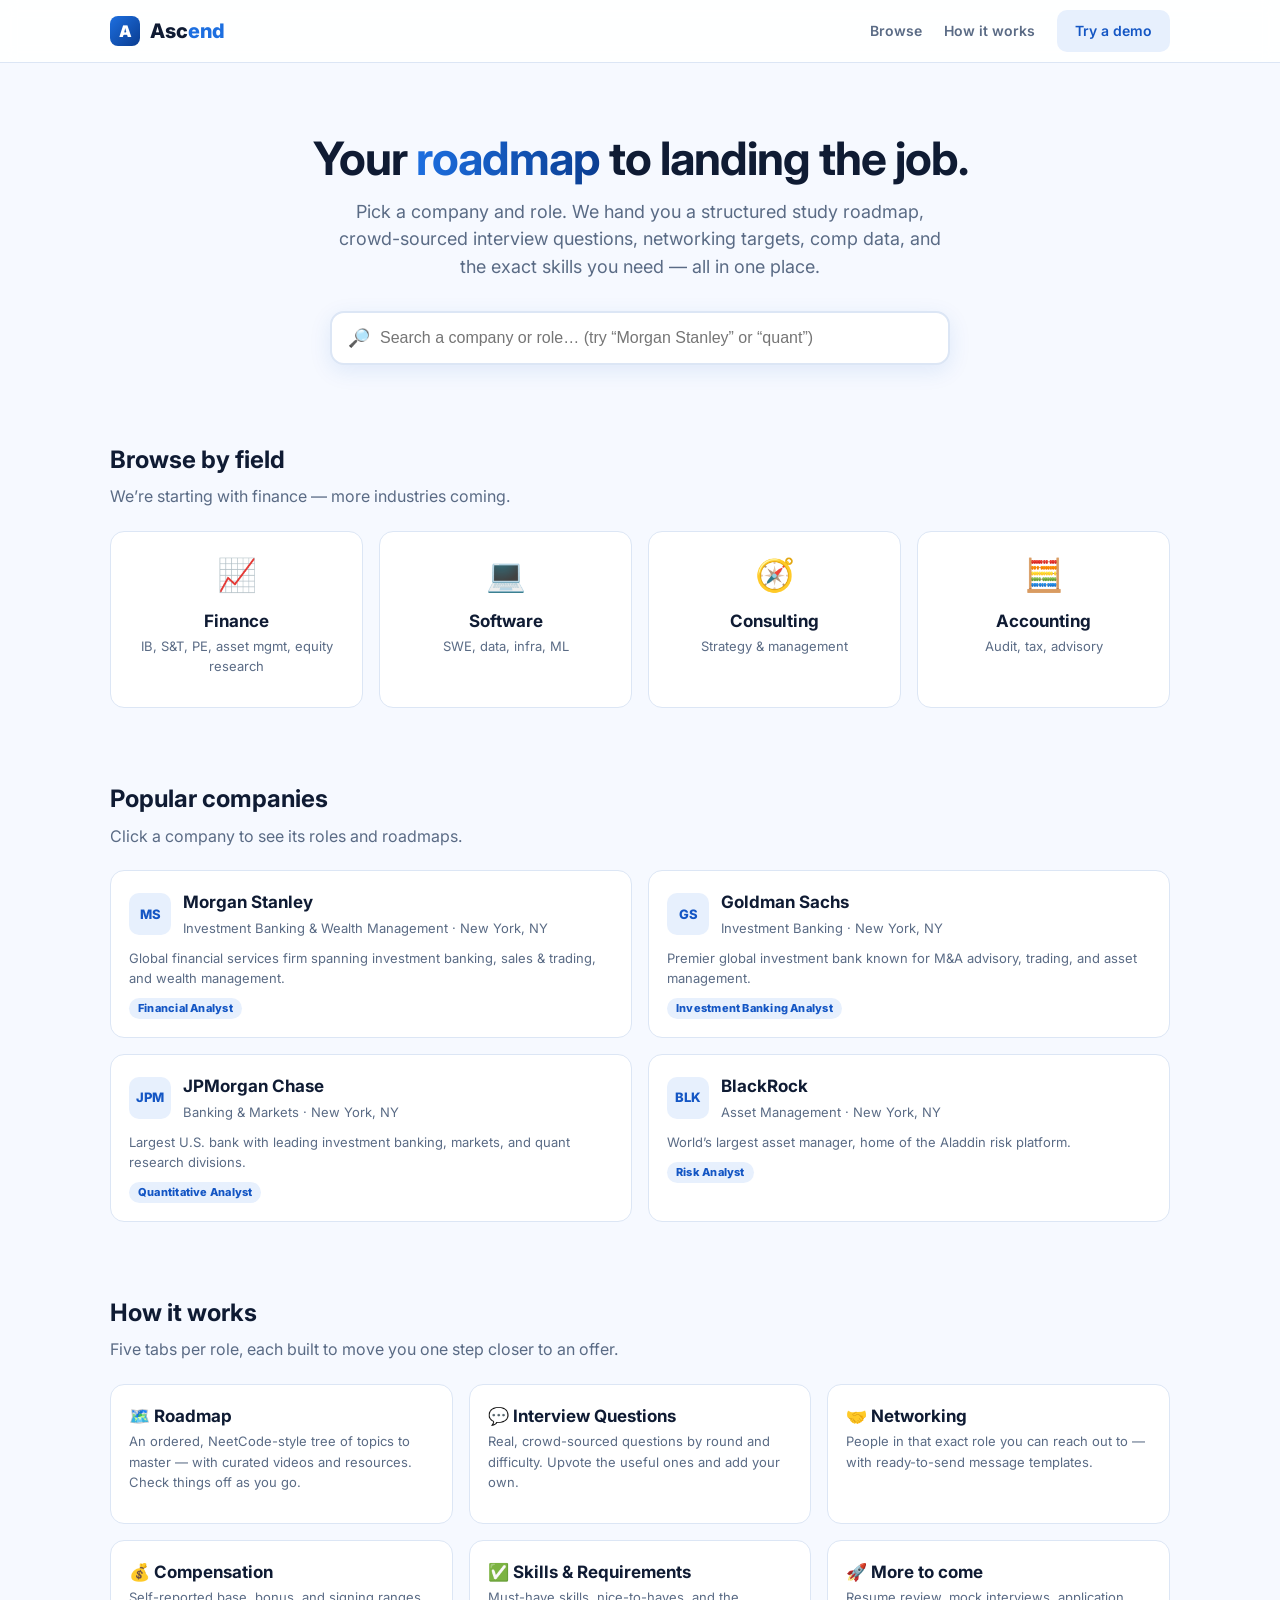
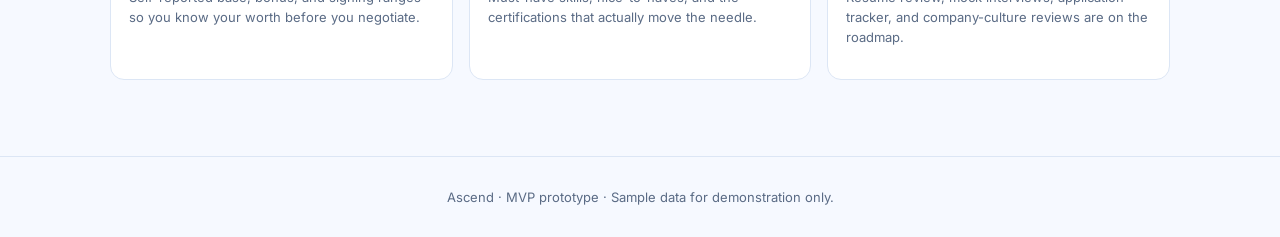
<file: index.html>
<!DOCTYPE html>
<html lang="en">
<head>
  <meta charset="UTF-8" />
  <meta name="viewport" content="width=device-width, initial-scale=1.0" />
  <title>Ascend — The roadmap to your dream job</title>
  <link rel="preconnect" href="https://fonts.googleapis.com" />
  <link href="https://fonts.googleapis.com/css2?family=Inter:wght@400;600;700;800;900&display=swap" rel="stylesheet" />
  <link rel="stylesheet" href="css/styles.css" />
</head>
<body>
  <!-- Top nav -->
  <header class="nav">
    <div class="container nav-inner">
      <a class="brand" href="index.html">
        <span class="mark">A</span><span class="wordmark">Asc<span class="accent">end</span></span>
      </a>
      <nav class="nav-links">
        <a href="#browse">Browse</a>
        <a href="#how">How it works</a>
        <a class="btn ghost" href="role.html?company=morgan-stanley&role=financial-analyst">Try a demo</a>
      </nav>
    </div>
  </header>

  <!-- Hero + search -->
  <section class="hero">
    <div class="container">
      <h1>Your <span class="grad">roadmap</span> to landing the job.</h1>
      <p class="sub">
        Pick a company and role. We hand you a structured study roadmap, crowd-sourced
        interview questions, networking targets, comp data, and the exact skills you need —
        all in one place.
      </p>
      <div class="search-wrap">
        <div class="search-box">
          <span style="font-size:18px;color:var(--slate)">🔎</span>
          <input id="search" type="text" placeholder="Search a company or role… (try “Morgan Stanley” or “quant”)" autocomplete="off" />
        </div>
        <div id="searchResults" class="search-results hidden"></div>
      </div>
    </div>
  </section>

  <!-- Browse by field -->
  <section class="section" id="browse">
    <div class="container">
      <h2>Browse by field</h2>
      <p class="muted">We’re starting with finance — more industries coming.</p>
      <div id="fields" class="grid cols-4"></div>
    </div>
  </section>

  <!-- Popular companies -->
  <section class="section">
    <div class="container">
      <h2>Popular companies</h2>
      <p class="muted">Click a company to see its roles and roadmaps.</p>
      <div id="companies" class="grid cols-2"></div>
    </div>
  </section>

  <!-- How it works -->
  <section class="section" id="how">
    <div class="container">
      <h2>How it works</h2>
      <p class="muted">Five tabs per role, each built to move you one step closer to an offer.</p>
      <div class="grid cols-3">
        <div class="card"><h3>🗺️ Roadmap</h3><p class="sub">An ordered, NeetCode-style tree of topics to master — with curated videos and resources. Check things off as you go.</p></div>
        <div class="card"><h3>💬 Interview Questions</h3><p class="sub">Real, crowd-sourced questions by round and difficulty. Upvote the useful ones and add your own.</p></div>
        <div class="card"><h3>🤝 Networking</h3><p class="sub">People in that exact role you can reach out to — with ready-to-send message templates.</p></div>
        <div class="card"><h3>💰 Compensation</h3><p class="sub">Self-reported base, bonus, and signing ranges so you know your worth before you negotiate.</p></div>
        <div class="card"><h3>✅ Skills & Requirements</h3><p class="sub">Must-have skills, nice-to-haves, and the certifications that actually move the needle.</p></div>
        <div class="card"><h3>🚀 More to come</h3><p class="sub">Resume review, mock interviews, application tracker, and company-culture reviews are on the roadmap.</p></div>
      </div>
    </div>
  </section>

  <footer class="footer">
    <div class="container">
      Ascend · MVP prototype · Sample data for demonstration only.
    </div>
  </footer>

  <script src="js/data.js"></script>
  <script src="js/app.js"></script>
  <script>renderHome();</script>
</body>
</html>
</file>
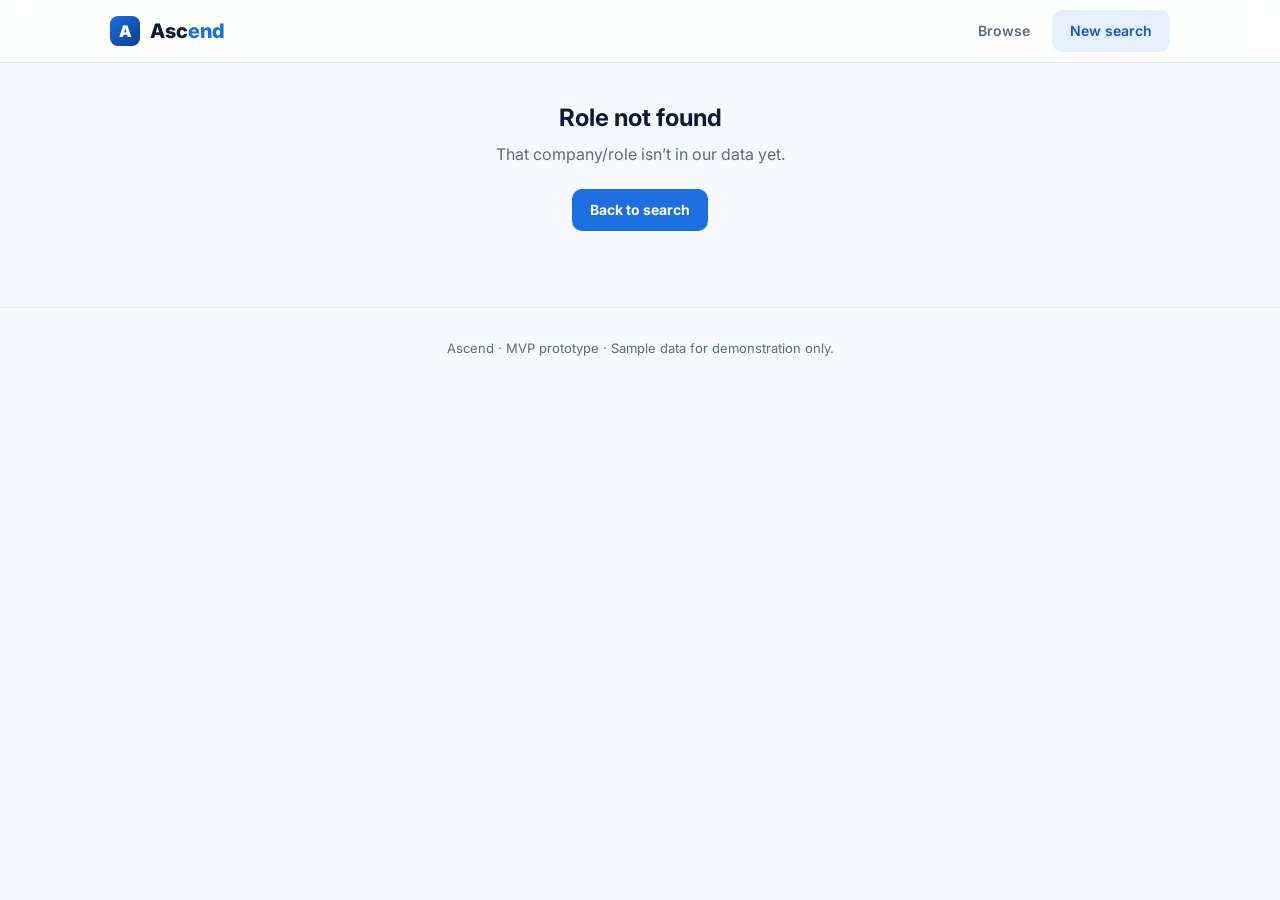
<file: role.html>
<!DOCTYPE html>
<html lang="en">
<head>
  <meta charset="UTF-8" />
  <meta name="viewport" content="width=device-width, initial-scale=1.0" />
  <title>Ascend — Role roadmap</title>
  <link rel="preconnect" href="https://fonts.googleapis.com" />
  <link href="https://fonts.googleapis.com/css2?family=Inter:wght@400;600;700;800;900&display=swap" rel="stylesheet" />
  <link rel="stylesheet" href="css/styles.css" />
</head>
<body>
  <header class="nav">
    <div class="container nav-inner">
      <a class="brand" href="index.html">
        <span class="mark">A</span><span class="wordmark">Asc<span class="accent">end</span></span>
      </a>
      <nav class="nav-links">
        <a href="index.html#browse">Browse</a>
        <a class="btn ghost" href="index.html">New search</a>
      </nav>
    </div>
  </header>

  <main class="container" id="roleRoot">
    <!-- populated by app.js -->
  </main>

  <footer class="footer">
    <div class="container">Ascend · MVP prototype · Sample data for demonstration only.</div>
  </footer>

  <script src="js/data.js"></script>
  <script src="js/app.js"></script>
  <script>renderRole();</script>
</body>
</html>
</file>
<file: css/styles.css>
/* ==========================================================================
   Ascend — theme
   Palette: blue + white. Light, clean, NeetCode/LeetCode-inspired.
   ========================================================================== */
:root {
  --blue-900: #0a3d91;
  --blue-700: #1456c4;
  --blue-600: #1d6fe0;
  --blue-500: #2b82f0;
  --blue-100: #e7f0fd;
  --blue-50:  #f3f8ff;
  --ink:      #0f1b33;
  --slate:    #5a6b85;
  --line:     #dce6f5;
  --bg:       #f6f9ff;
  --white:    #ffffff;
  --green:    #1ca672;
  --amber:    #d98a00;
  --red:      #d44b4b;
  --shadow:   0 6px 22px rgba(20, 86, 196, 0.10);
  --radius:   14px;
}

* { box-sizing: border-box; }
html, body { margin: 0; padding: 0; }
body {
  font-family: 'Inter', system-ui, -apple-system, 'Segoe UI', Roboto, sans-serif;
  color: var(--ink);
  background: var(--bg);
  line-height: 1.55;
  -webkit-font-smoothing: antialiased;
}
a { color: var(--blue-600); text-decoration: none; }
a:hover { text-decoration: underline; }
.container { max-width: 1100px; margin: 0 auto; padding: 0 20px; }

/* ----- Top navigation ----------------------------------------------------- */
.nav {
  position: sticky; top: 0; z-index: 50;
  background: rgba(255, 255, 255, 0.9);
  backdrop-filter: blur(8px);
  border-bottom: 1px solid var(--line);
}
.nav-inner { display: flex; align-items: center; gap: 18px; height: 62px; }
.brand { display: flex; align-items: center; gap: 10px; font-weight: 800; font-size: 20px; color: var(--ink); }
.brand:hover { text-decoration: none; }
.brand .mark {
  width: 30px; height: 30px; border-radius: 8px;
  background: linear-gradient(135deg, var(--blue-600), var(--blue-900));
  display: grid; place-items: center; color: #fff; font-size: 16px; font-weight: 900;
}
.brand .accent { color: var(--blue-600); }
.nav-links { margin-left: auto; display: flex; gap: 22px; align-items: center; }
.nav-links a { color: var(--slate); font-weight: 600; font-size: 14px; }
.btn {
  display: inline-block; border: none; cursor: pointer;
  background: var(--blue-600); color: #fff; font-weight: 700; font-size: 14px;
  padding: 10px 18px; border-radius: 10px; transition: background .15s ease;
}
.btn:hover { background: var(--blue-700); text-decoration: none; }
.btn.ghost { background: var(--blue-100); color: var(--blue-700); }
.btn.ghost:hover { background: #d9e7fd; }

/* ----- Hero --------------------------------------------------------------- */
.hero { text-align: center; padding: 70px 0 40px; }
.hero h1 { font-size: 46px; line-height: 1.1; margin: 0 0 14px; letter-spacing: -1px; }
.hero h1 .grad {
  background: linear-gradient(90deg, var(--blue-600), var(--blue-900));
  -webkit-background-clip: text; background-clip: text; color: transparent;
}
.hero p.sub { font-size: 18px; color: var(--slate); max-width: 620px; margin: 0 auto 30px; }

/* ----- Search ------------------------------------------------------------- */
.search-wrap { max-width: 620px; margin: 0 auto; position: relative; }
.search-box {
  display: flex; align-items: center; gap: 10px;
  background: #fff; border: 2px solid var(--line); border-radius: 14px;
  padding: 6px 6px 6px 16px; box-shadow: var(--shadow);
}
.search-box:focus-within { border-color: var(--blue-500); }
.search-box input { flex: 1; border: none; outline: none; font-size: 16px; padding: 10px 0; background: transparent; color: var(--ink); }
.search-results {
  position: absolute; left: 0; right: 0; top: calc(100% + 8px);
  background: #fff; border: 1px solid var(--line); border-radius: 12px;
  box-shadow: var(--shadow); overflow: hidden; text-align: left; z-index: 30;
}
.search-results .item { display: flex; align-items: center; gap: 12px; padding: 12px 16px; cursor: pointer; }
.search-results .item:hover { background: var(--blue-50); }
.search-results .empty { padding: 16px; color: var(--slate); font-size: 14px; }

/* ----- Logo badge --------------------------------------------------------- */
.logo-badge {
  width: 42px; height: 42px; flex: none; border-radius: 10px;
  background: var(--blue-100); color: var(--blue-700);
  display: grid; place-items: center; font-weight: 800; font-size: 13px;
}
.logo-badge.lg { width: 64px; height: 64px; font-size: 20px; border-radius: 14px; }
/* When showing a real logo image, use a clean white tile instead of the blue chip */
.logo-badge.logo-pic { background: #fff; border: 1px solid var(--line); padding: 5px; overflow: hidden; }
.logo-badge.logo-pic img { width: 100%; height: 100%; object-fit: contain; display: block; }

/* ----- Section headings --------------------------------------------------- */
.section { padding: 36px 0; }
.section h2 { font-size: 24px; margin: 0 0 6px; }
.section .muted { color: var(--slate); margin: 0 0 22px; }

/* ----- Card grids --------------------------------------------------------- */
.grid { display: grid; gap: 16px; }
.grid.cols-2 { grid-template-columns: repeat(2, 1fr); }
.grid.cols-3 { grid-template-columns: repeat(3, 1fr); }
.grid.cols-4 { grid-template-columns: repeat(4, 1fr); }
@media (max-width: 820px) { .grid.cols-3, .grid.cols-4 { grid-template-columns: repeat(2, 1fr); } }
@media (max-width: 560px) { .grid.cols-2, .grid.cols-3, .grid.cols-4 { grid-template-columns: 1fr; } }

.card {
  background: #fff; border: 1px solid var(--line); border-radius: var(--radius);
  padding: 18px; transition: transform .12s ease, box-shadow .12s ease, border-color .12s ease;
}
.card.link { cursor: pointer; }
.card.link:hover { transform: translateY(-3px); box-shadow: var(--shadow); border-color: var(--blue-200, #c9ddf9); }
.card .row { display: flex; align-items: center; gap: 12px; }
.card h3 { margin: 0; font-size: 17px; }
.card .sub { color: var(--slate); font-size: 13px; margin-top: 2px; }
.field-card { text-align: center; }
.field-card .icon { font-size: 32px; }

/* ----- Role header (role.html) -------------------------------------------- */
.role-head { display: flex; gap: 18px; align-items: flex-start; padding: 30px 0 10px; flex-wrap: wrap; }
.role-head .meta h1 { margin: 0; font-size: 28px; }
.role-head .meta .crumb { color: var(--slate); font-size: 14px; margin-bottom: 4px; }
.role-head .meta p { color: var(--slate); max-width: 640px; margin: 8px 0 0; }
.stats { display: flex; gap: 22px; flex-wrap: wrap; margin: 18px 0 6px; }
.stat { background: #fff; border: 1px solid var(--line); border-radius: 12px; padding: 10px 16px; }
.stat .n { font-size: 20px; font-weight: 800; }
.stat .l { font-size: 12px; color: var(--slate); text-transform: uppercase; letter-spacing: .04em; }

/* ----- Tabs --------------------------------------------------------------- */
.tabs { display: flex; gap: 6px; border-bottom: 1px solid var(--line); margin-top: 22px; overflow-x: auto; }
.tab {
  border: none; background: none; cursor: pointer; white-space: nowrap;
  padding: 12px 16px; font-size: 15px; font-weight: 700; color: var(--slate);
  border-bottom: 3px solid transparent; margin-bottom: -1px;
}
.tab:hover { color: var(--blue-700); }
.tab.active { color: var(--blue-700); border-bottom-color: var(--blue-600); }
.tab .count { background: var(--blue-100); color: var(--blue-700); border-radius: 20px; font-size: 11px; padding: 1px 8px; margin-left: 6px; }
.panel { padding: 26px 0 60px; }
.panel[hidden] { display: none; }

/* ----- Roadmap (tree) ----------------------------------------------------- */
.roadmap { position: relative; }
.road-section { margin-bottom: 30px; }
.road-section .sec-title {
  display: inline-block; font-size: 13px; font-weight: 800; letter-spacing: .06em; text-transform: uppercase;
  color: var(--blue-700); background: var(--blue-100); padding: 5px 14px; border-radius: 20px; margin-bottom: 14px;
}
.road-nodes { display: flex; flex-direction: column; gap: 12px; position: relative; padding-left: 26px; }
.road-nodes::before {
  content: ''; position: absolute; left: 9px; top: 8px; bottom: 8px; width: 2px;
  background: linear-gradient(var(--blue-500), var(--blue-100));
}
.node { position: relative; }
.node::before {
  content: ''; position: absolute; left: -22px; top: 22px; width: 12px; height: 12px;
  border-radius: 50%; background: #fff; border: 3px solid var(--blue-500);
}
.node.done::before { background: var(--green); border-color: var(--green); }
.node-card {
  background: #fff; border: 1px solid var(--line); border-radius: 12px; padding: 14px 16px;
  display: flex; gap: 14px; align-items: flex-start;
}
.node.done .node-card { background: var(--blue-50); }
.node-card .check {
  width: 22px; height: 22px; flex: none; margin-top: 2px; border-radius: 6px;
  border: 2px solid var(--line); background: #fff; cursor: pointer; display: grid; place-items: center;
  color: #fff; font-size: 13px; font-weight: 900;
}
.node.done .node-card .check { background: var(--green); border-color: var(--green); }
.node-card .body { flex: 1; }
.node-card h4 { margin: 0; font-size: 16px; }
.node.done .node-card h4 { text-decoration: line-through; color: var(--slate); }
.node-card .desc { color: var(--slate); font-size: 14px; margin: 4px 0 8px; }
/* ----- Embedded topic video (click-to-play facade) ----- */
.video { margin: 10px 0; }
.video-thumb { position: relative; display: block; width: 100%; max-width: 460px; aspect-ratio: 16 / 9; padding: 0; border: 1px solid var(--line); border-radius: 12px; overflow: hidden; cursor: pointer; background: #0b1b33; }
.video-thumb img { width: 100%; height: 100%; object-fit: cover; display: block; opacity: .92; transition: opacity .15s ease, transform .2s ease; }
.video-thumb:hover img { opacity: 1; transform: scale(1.02); }
.video-thumb .play { position: absolute; inset: 0; margin: auto; width: 56px; height: 56px; display: grid; place-items: center; border-radius: 50%; background: rgba(29, 111, 224, .94); color: #fff; font-size: 20px; padding-left: 3px; box-shadow: 0 4px 14px rgba(0,0,0,.3); }
.video-thumb:hover .play { background: var(--blue-700); }
.video-frame { position: relative; width: 100%; max-width: 460px; aspect-ratio: 16 / 9; border-radius: 12px; overflow: hidden; border: 1px solid var(--line); }
.video-frame iframe { width: 100%; height: 100%; border: 0; }
.video-fallback { display: inline-block; font-size: 13px; background: var(--blue-100); color: var(--blue-700); padding: 5px 12px; border-radius: 8px; font-weight: 600; }
.node-card .links { display: flex; flex-wrap: wrap; gap: 8px; }
.node-card .links a { font-size: 13px; background: var(--blue-100); color: var(--blue-700); padding: 4px 10px; border-radius: 8px; font-weight: 600; }
.node-card .links a:hover { background: #d9e7fd; text-decoration: none; }

.progress-bar { height: 8px; background: var(--blue-100); border-radius: 20px; overflow: hidden; margin: 4px 0 24px; }
.progress-bar > span { display: block; height: 100%; background: linear-gradient(90deg, var(--blue-500), var(--green)); width: 0; transition: width .3s ease; }

/* ----- Pills / difficulty ------------------------------------------------- */
.pill { display: inline-block; font-size: 11px; font-weight: 800; padding: 2px 9px; border-radius: 20px; letter-spacing: .02em; }
.pill.easy { background: #e3f6ee; color: var(--green); }
.pill.medium { background: #fdf0db; color: var(--amber); }
.pill.hard { background: #fae5e5; color: var(--red); }
.pill.tag { background: var(--blue-100); color: var(--blue-700); }

/* ----- Interview questions ------------------------------------------------ */
.q-toolbar { display: flex; gap: 8px; flex-wrap: wrap; align-items: center; margin-bottom: 12px; }
.q-toolbar .filter { background: #fff; border: 1px solid var(--line); border-radius: 10px; padding: 8px 12px; font-weight: 600; color: var(--slate); cursor: pointer; font-size: 13px; }
.q-toolbar .filter.active { background: var(--blue-600); color: #fff; border-color: var(--blue-600); }
.q-group { display: inline-flex; gap: 6px; flex-wrap: wrap; }
.q-label { font-size: 11px; font-weight: 800; text-transform: uppercase; letter-spacing: .05em; color: var(--slate); margin: 0 2px 0 6px; }
.q-body .asked { font-size: 12px; color: var(--slate); }
.q-body .stale { font-size: 11px; font-weight: 800; color: var(--amber); background: #fdf0db; padding: 1px 9px; border-radius: 20px; }
.empty-note { color: var(--slate); padding: 22px; text-align: center; border: 1px dashed var(--line); border-radius: 12px; }
.q-item { background: #fff; border: 1px solid var(--line); border-radius: 12px; padding: 14px 16px; display: flex; gap: 14px; align-items: center; }
.q-item + .q-item { margin-top: 10px; }
.vote { display: flex; flex-direction: column; align-items: center; min-width: 46px; }
.vote button { border: 1px solid var(--line); background: #fff; border-radius: 8px; width: 34px; height: 28px; cursor: pointer; color: var(--blue-600); font-size: 14px; }
.vote button:hover { background: var(--blue-50); }
.vote .n { font-weight: 800; font-size: 15px; margin: 3px 0; }
.q-body { flex: 1; }
.q-body .q-text { font-weight: 600; font-size: 15px; }
.q-body .q-meta { display: flex; gap: 8px; flex-wrap: wrap; margin-top: 6px; align-items: center; }
.q-body .round { font-size: 12px; color: var(--slate); }
.add-q { margin-top: 22px; background: var(--blue-50); border: 1px dashed var(--blue-200, #c9ddf9); border-radius: 12px; padding: 16px; }
.add-q textarea { width: 100%; border: 1px solid var(--line); border-radius: 10px; padding: 10px; font-family: inherit; font-size: 14px; resize: vertical; }
.add-q .controls { display: flex; gap: 10px; margin-top: 10px; flex-wrap: wrap; align-items: center; }
.add-q select { border: 1px solid var(--line); border-radius: 8px; padding: 8px 10px; font-family: inherit; }

/* ----- Networking --------------------------------------------------------- */
.person { display: flex; gap: 14px; align-items: flex-start; }
.avatar { width: 48px; height: 48px; border-radius: 50%; flex: none; display: grid; place-items: center; font-weight: 800; color: #fff; }
.person .pname { font-weight: 700; }
.person .ptitle { color: var(--slate); font-size: 14px; }
.person .ptags { display: flex; gap: 8px; flex-wrap: wrap; margin-top: 6px; }
.person .ptags span { font-size: 12px; color: var(--slate); background: var(--blue-50); padding: 2px 8px; border-radius: 8px; }
.person .pnote { font-size: 13px; color: var(--slate); margin-top: 8px; font-style: italic; }
.person-actions { margin-top: 10px; display: flex; gap: 8px; flex-wrap: wrap; }
.callout { background: var(--blue-50); border: 1px solid var(--line); border-left: 4px solid var(--blue-500); border-radius: 10px; padding: 14px 16px; margin-bottom: 18px; color: var(--ink); font-size: 14px; }

/* ----- Compensation ------------------------------------------------------- */
.comp-row { background: #fff; border: 1px solid var(--line); border-radius: 12px; padding: 16px; margin-bottom: 12px; }
.comp-row .clabel { display: flex; justify-content: space-between; font-weight: 700; margin-bottom: 8px; }
.comp-track { height: 12px; background: var(--blue-100); border-radius: 20px; position: relative; }
.comp-fill { position: absolute; top: 0; bottom: 0; background: linear-gradient(90deg, var(--blue-500), var(--blue-700)); border-radius: 20px; }
.comp-total { font-size: 26px; font-weight: 800; color: var(--blue-700); }

/* ----- Requirements ------------------------------------------------------- */
.req-cols { display: grid; grid-template-columns: 1fr 1fr; gap: 16px; }
@media (max-width: 700px) { .req-cols { grid-template-columns: 1fr; } }
.chip-list { display: flex; flex-wrap: wrap; gap: 8px; }
.chip { background: #fff; border: 1px solid var(--line); border-radius: 8px; padding: 7px 12px; font-size: 13px; font-weight: 600; }
.chip.have { border-left: 3px solid var(--green); }
.chip.nice { border-left: 3px solid var(--blue-500); }
.cert { display: flex; gap: 12px; align-items: flex-start; }

/* ----- Footer ------------------------------------------------------------- */
.footer { border-top: 1px solid var(--line); padding: 30px 0; color: var(--slate); font-size: 13px; text-align: center; margin-top: 40px; }

/* ----- Misc --------------------------------------------------------------- */
.center { text-align: center; }
.mt-0 { margin-top: 0; }
.hidden { display: none !important; }
</file>
